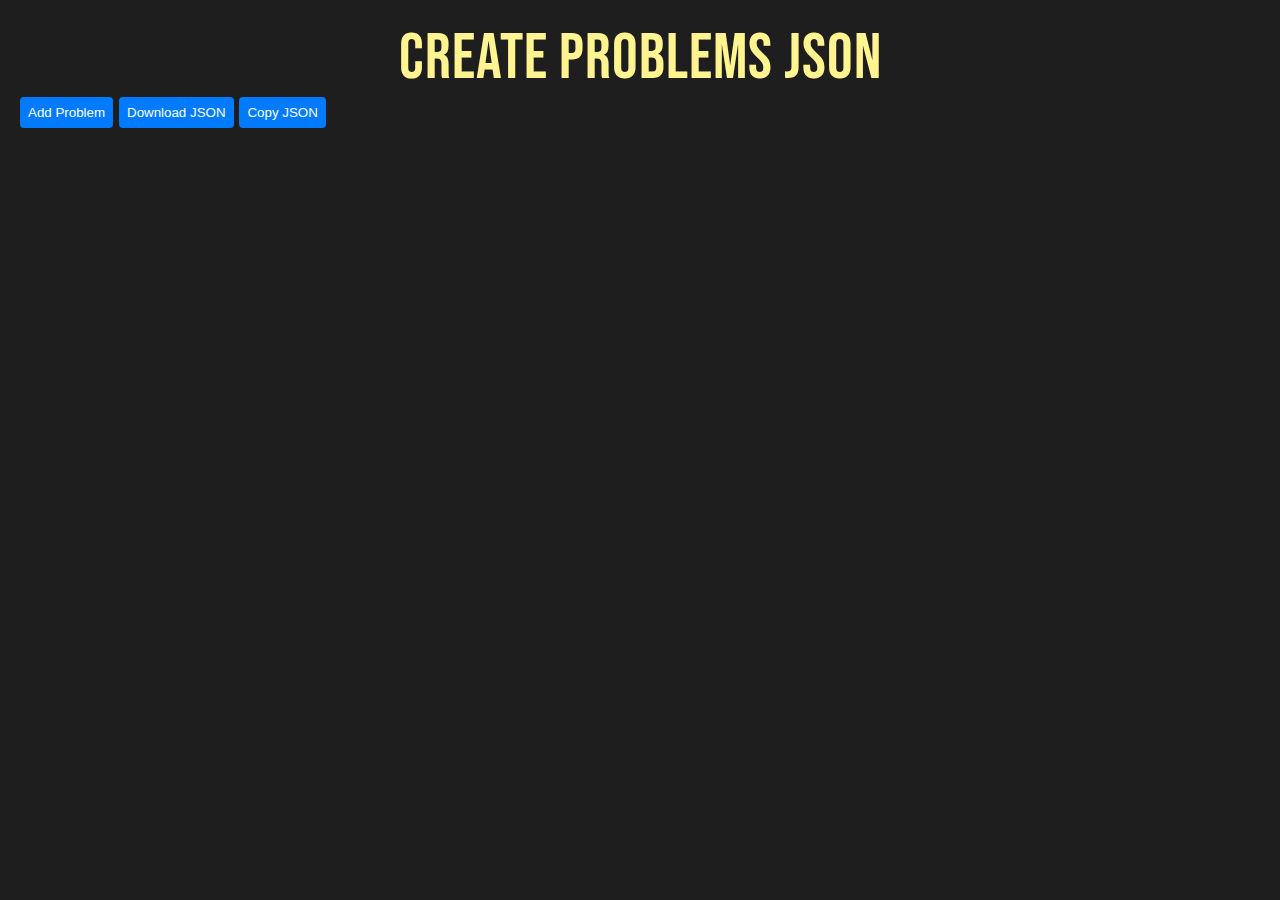
<file: problemsJSON.html>
<!DOCTYPE html>
<html lang="en">
<head>
  <meta charset="UTF-8">
  <meta name="viewport" content="width=device-width, initial-scale=1.0">
  <title>Create Problems JSON</title>
  <link rel="stylesheet" href="style.css">
  <script src="index.js"></script>
  <style>
    body {
      font-family: Arial, sans-serif;
      margin: 20px;
      background-color: #1e1e1e;
      color: #e0e0e0;
    }
    .container {
      width: 80%;
      max-width: 1200px;
    }
    input, textarea, button {
      margin-bottom: 10px;
      background-color: #2e2e2e;
      color: #e0e0e0;
      border: 1px solid #444;
      border-radius: 4px;
      padding: 8px;
    }
    input, textarea{
      width: 95%;
    }
    textarea {
      resize: vertical;
    }
    button {
      background-color: #007bff;
      color: #fff;
      border: none;
      cursor: pointer;
    }
    button:hover {
      background-color: #0056b3;
    }
    .problem-section {
      border: 1px solid #444;
      padding: 2%;
      margin-bottom: 10px;
      border-radius: 4px;
    }
    h1 {
      text-align: center;
    }
  </style>
</head>
<body>

<h1>Create Problems JSON</h1>

<div id="problems-container"></div>

<button onclick="addProblem()">Add Problem</button>
<button onclick="downloadJSON()">Download JSON</button>
<button onclick="copyJSON()">Copy JSON</button>

<script>
  let problemCounter = 1;

  function addProblem() {
    const container = document.getElementById('problems-container');
    
    const problemSection = document.createElement('div');
    problemSection.className = 'problem-section';
    
    problemSection.innerHTML = `
      <label for="problem_no_${problemCounter}">Problem No:</label>
      <input type="text" id="problem_no_${problemCounter}" value="${problemCounter}" required>

      <label for="problem_${problemCounter}">Problem:</label>
      <textarea id="problem_${problemCounter}" rows="4" required></textarea>

      <label for="marks_${problemCounter}">Marks:</label>
      <input type="number" id="marks_${problemCounter}" value="5" required>
    `;
    
    container.appendChild(problemSection);
    problemCounter++;
  }

  function getJSON() {
    const problems = [];
    for (let i = 1; i < problemCounter; i++) {
      const problem_no = document.getElementById(`problem_no_${i}`).value;
      const problem = document.getElementById(`problem_${i}`).value;
      const marks = document.getElementById(`marks_${i}`).value;

      if (problem_no && problem && marks) {
        problems.push({
          problem_no,
          problem,
          marks: parseInt(marks)
        });
      }
    }

    return JSON.stringify(problems, null, 2);
  }

  function downloadJSON() {
    const jsonString = getJSON();
    const blob = new Blob([jsonString], { type: 'application/json' });
    const link = document.createElement('a');
    link.href = URL.createObjectURL(blob);
    link.download = 'problems.json';
    link.click();
  }

  function copyJSON() {
    const jsonString = getJSON();
    navigator.clipboard.writeText(jsonString).then(() => {
      alert('JSON copied to clipboard!');
    }, (err) => {
      console.error('Failed to copy JSON: ', err);
    });
  }
</script>

</body>
</html>
</file>
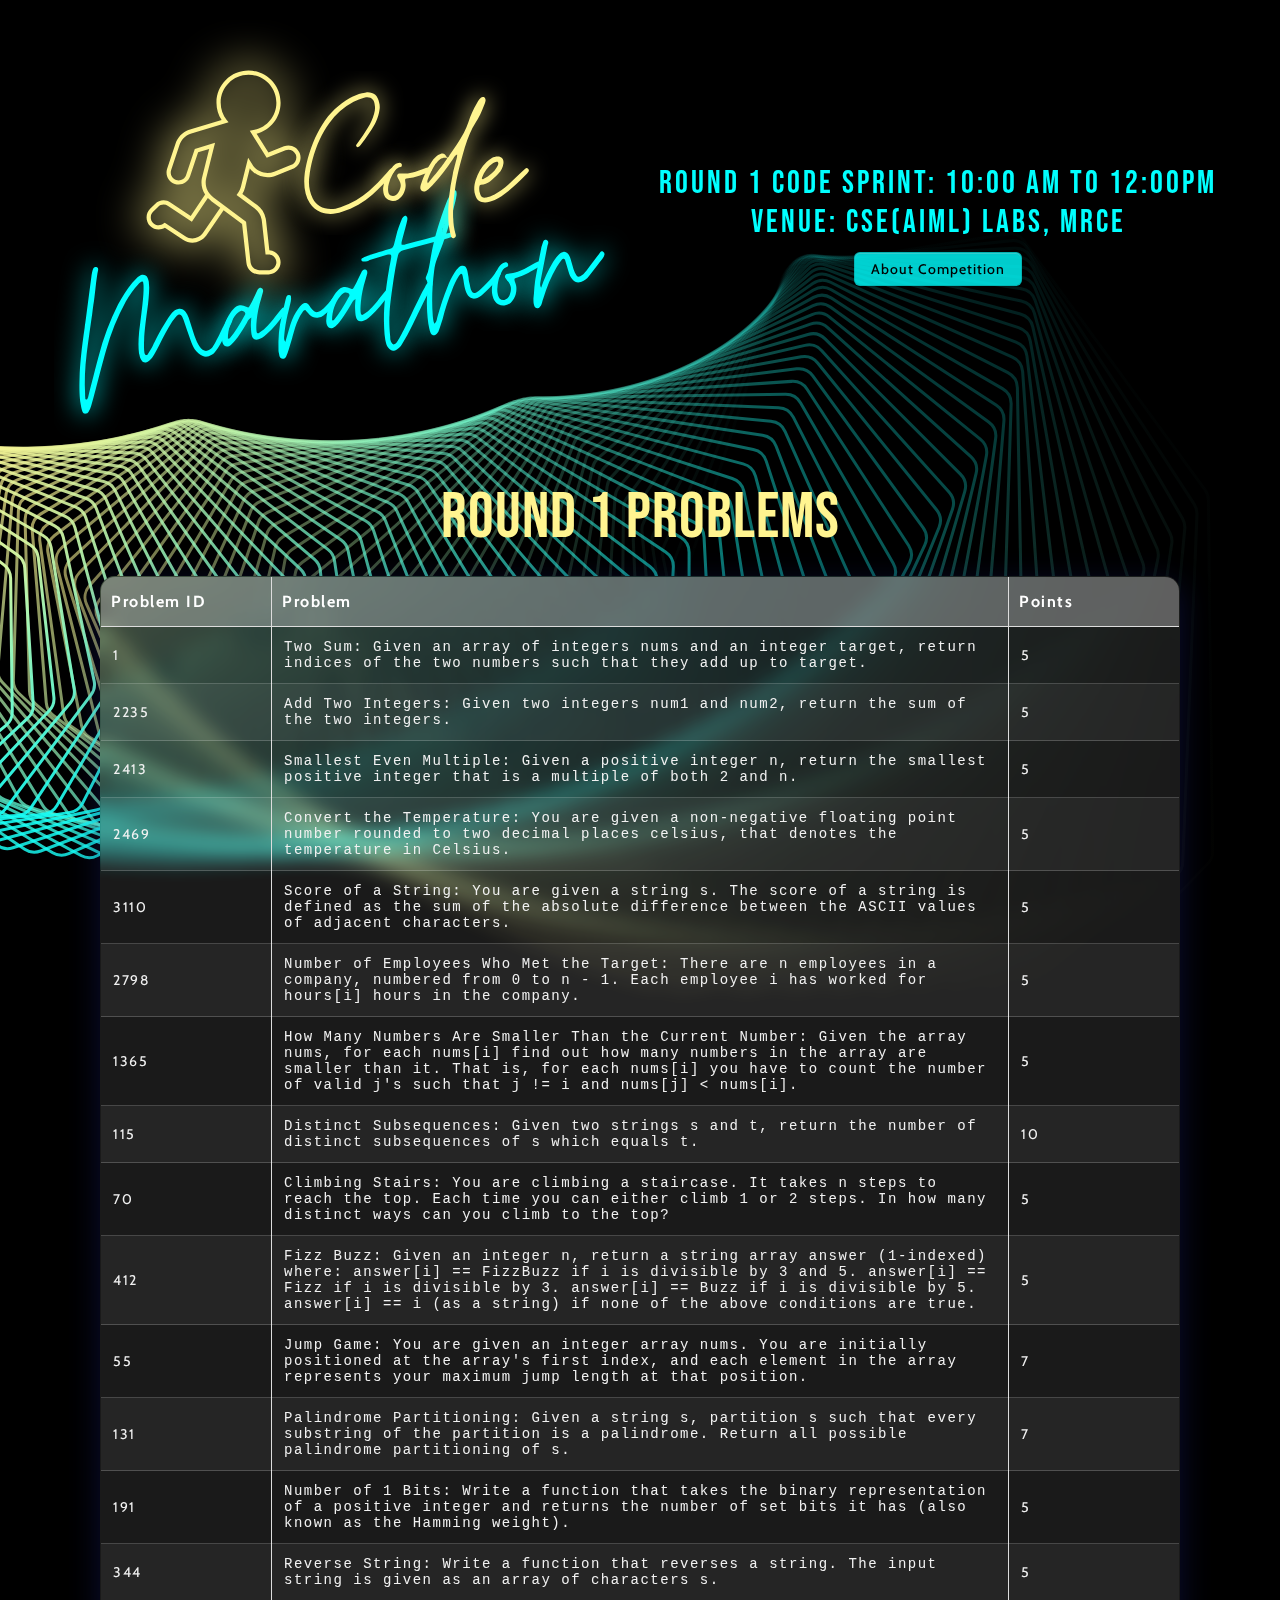
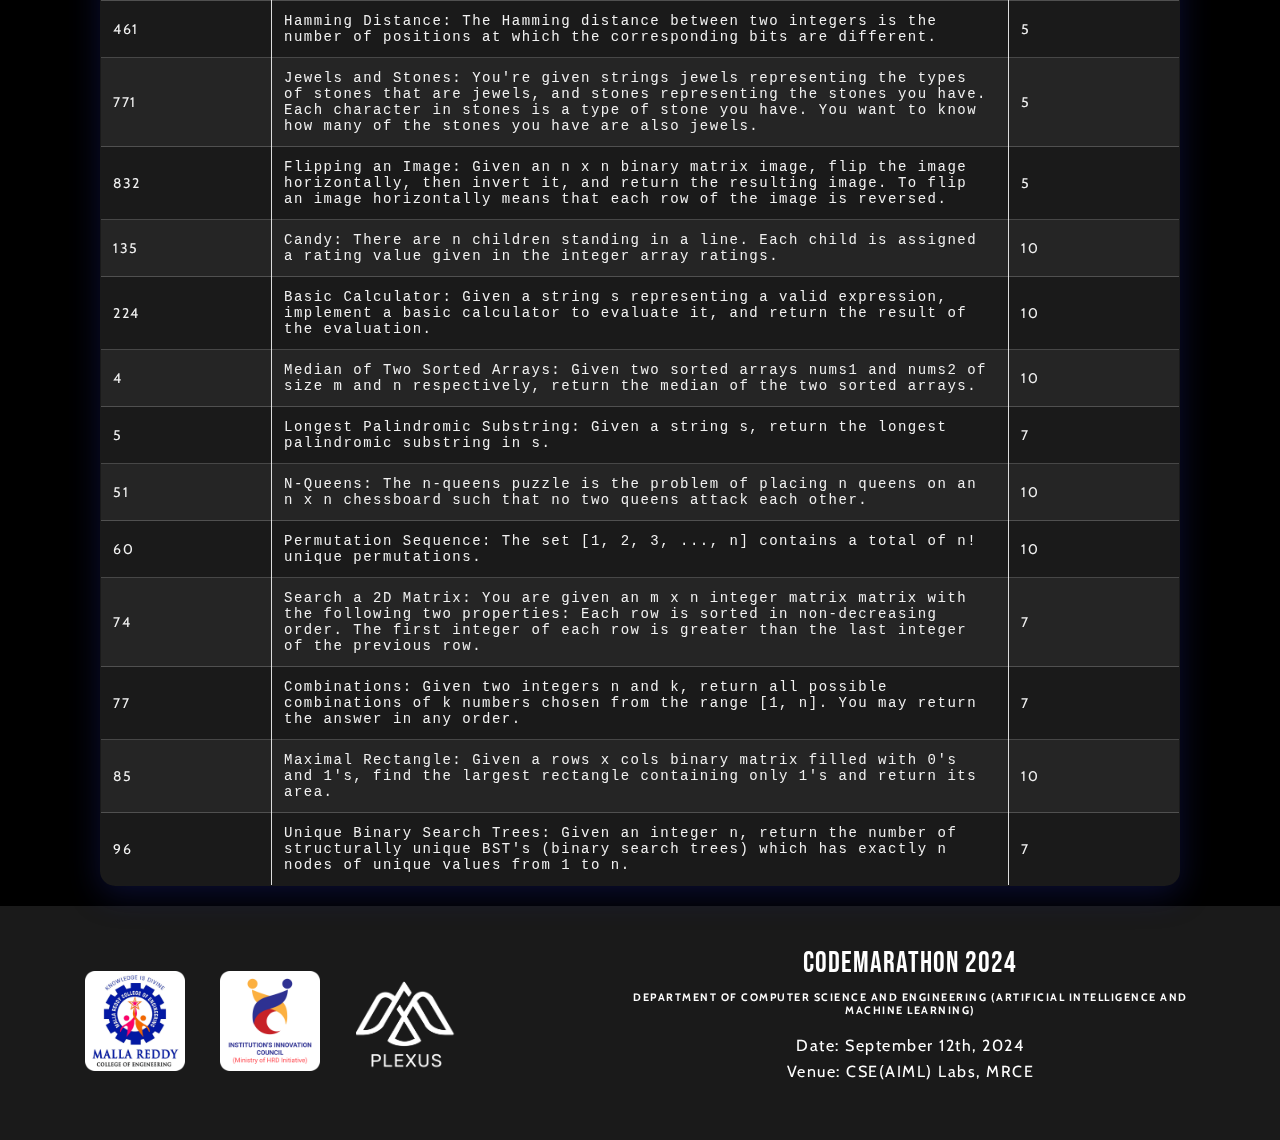
<file: round1.html>
<!DOCTYPE html>
<html lang="en">
  <head>
    <meta charset="UTF-8" />
    <meta name="viewport" content="width=device-width, initial-scale=1.0" />
    <meta name="theme-color" content="#005252" />
    <title>Round 1 - Code Marathon</title>
    <meta property="og:title" content="Code Marathon - Round 1" />
    <meta property="og:image" content="https://raw.githubusercontent.com/iic-mrce/CodeMarathon/main/assets/logo.png" />
    <script src="https://code.jquery.com/jquery-3.6.0.min.js"></script>
    <link rel="stylesheet" href="style.css" />
    <link rel="shortcut icon" href="assets/favicon.ico" type="image/x-icon" />
    <script src="index.js"></script>
    <script src="problems.js"></script>
    <style>
      /* Style for the entire table */
      table {
        width: 100%; /* Full width of the container */
        border-collapse: collapse; /* Remove space between borders */
        table-layout: fixed; /* Fixed layout for consistent column widths */
      }
      
      /* Style for table headers */
      th {
        background-color: #f4f4f423; /* Light gray background for headers */
        color: #333; /* Darker text color for contrast */
        padding: 10px; /* Add padding for readability */
        border: 1px solid #ddd; /* Border similar to table cells */
        text-align: left; /* Align text to the left */
        font-weight: bold; /* Make header text bold */
      }
      
      /* Style for table cells */
      td {
        padding: 10px; /* Add padding for readability */
        border: 1px solid #ddd; /* Border similar to headers */
      }
      
      /* Set specific width for first and last columns */
      th:first-child, td:first-child {
        width: 150px; /* Fixed width for the first column */
      }
      
      th:last-child, td:last-child {
        width: 150px; /* Fixed width for the last column */
      }
      
      /* Allow the middle column to take up the remaining space */
      th:nth-child(2), td:nth-child(2) {
        width: auto; /* The middle column takes up the remaining space */
      }
      
      /* Style for <pre> blocks */
      pre {
        white-space: pre-wrap; /* Allow text to wrap */
        word-wrap: break-word; /* Break long words if necessary */
        overflow-x: auto; /* Enable horizontal scrolling if content overflows */
        max-width: 100%; /* Prevent exceeding the width of the containing cell */
        margin: 0; /* Remove default margin */
        padding: 0; /* Remove default padding */
      }
      
      /* Style for <code> blocks */
      code {
        display: block; /* Ensure code block takes the full width */
        overflow-x: auto; /* Enable horizontal scrolling if needed */
        max-width: 100%; /* Prevent exceeding the width of the containing element */
        white-space: pre-wrap; /* Wrap long lines */
        word-wrap: break-word; /* Break long words */
      }
      
      /* Media query for screens smaller than 768px (typical mobile devices) */
      @media (max-width: 768px) {
        table {
          display: block; /* Make table behave like a block element */
          overflow-x: auto; /* Enable horizontal scrolling for large tables */
          white-space: nowrap; /* Prevent text wrapping in table */
        }
      
        /* Stack the table headers and cells vertically for small screens */
        th, td {
          display: block;
          width: 100%; /* Full width of the block */
          box-sizing: border-box; /* Ensure padding is included in width */
        }
      
        /* Ensure <pre> and <code> elements don't overflow */
        pre, code {
          white-space: pre-wrap; /* Keep wrapping */
          word-wrap: break-word; /* Handle long words */
          overflow-x: auto; /* Allow horizontal scrolling */
        }
      
        /* Remove fixed width for first and last columns on mobile */
        th:first-child, td:first-child,
        th:last-child, td:last-child {
          width: 100%;
        }
      }
      
          </style>
  </head>
  <body>
    <section id="home">
      <div>
        <img src="./assets/logo-code-marathon.svg" class="logo" alt="" draggable="false" />
      </div>
      <div>
        <h3>Round 1 Code Sprint: 10:00 AM to  12:00PM</h3>
        <h3>Venue: CSE(AIML) Labs, MRCE</h3>
        <a href="./" class="button">About Competition</a>
        <!-- <p>More info will come here</p> -->
      </div>
    </section>
    <section id="round-details">
      <h1>Round 1 Problems</h1>
      <table id="round1Table" class="table" border="1">
        <thead>
          <tr>
            <th>Problem ID</th>
            <th>Problem</th>
            <th>Points</th>
          </tr>
        </thead>
        <tbody>
          <!-- Data will be inserted here -->
        </tbody>
      </table>
    </section>
    <div id="bg"></div>

    <footer class="dark-footer">
      <div class="footer-container">
          <div class="footer-logos">
              <img src="./assets/mrce.png" alt="MRCE Logo">
              <img src="./assets/iic.png" alt="IIC Logo">
              <img src="./assets/plexus.png" alt="Plexus Logo">
          </div>
          <div class="footer-text">
              <h3>CodeMarathon 2024</h3>
              <h6>DEPARTMENT OF COMPUTER SCIENCE AND ENGINEERING (ARTIFICIAL INTELLIGENCE AND MACHINE LEARNING)</h6>
              <p>
                  <strong>Date:</strong> September 12th, 2024
                  <br>
                  <strong>Venue:</strong> CSE(AIML) Labs, MRCE
                  <br>
                  <!-- <strong>Contact:</strong> contact@codemarathon.com -->
              </p>
          </div>
      </div>
  </footer>
  </body>
</html>
</file>
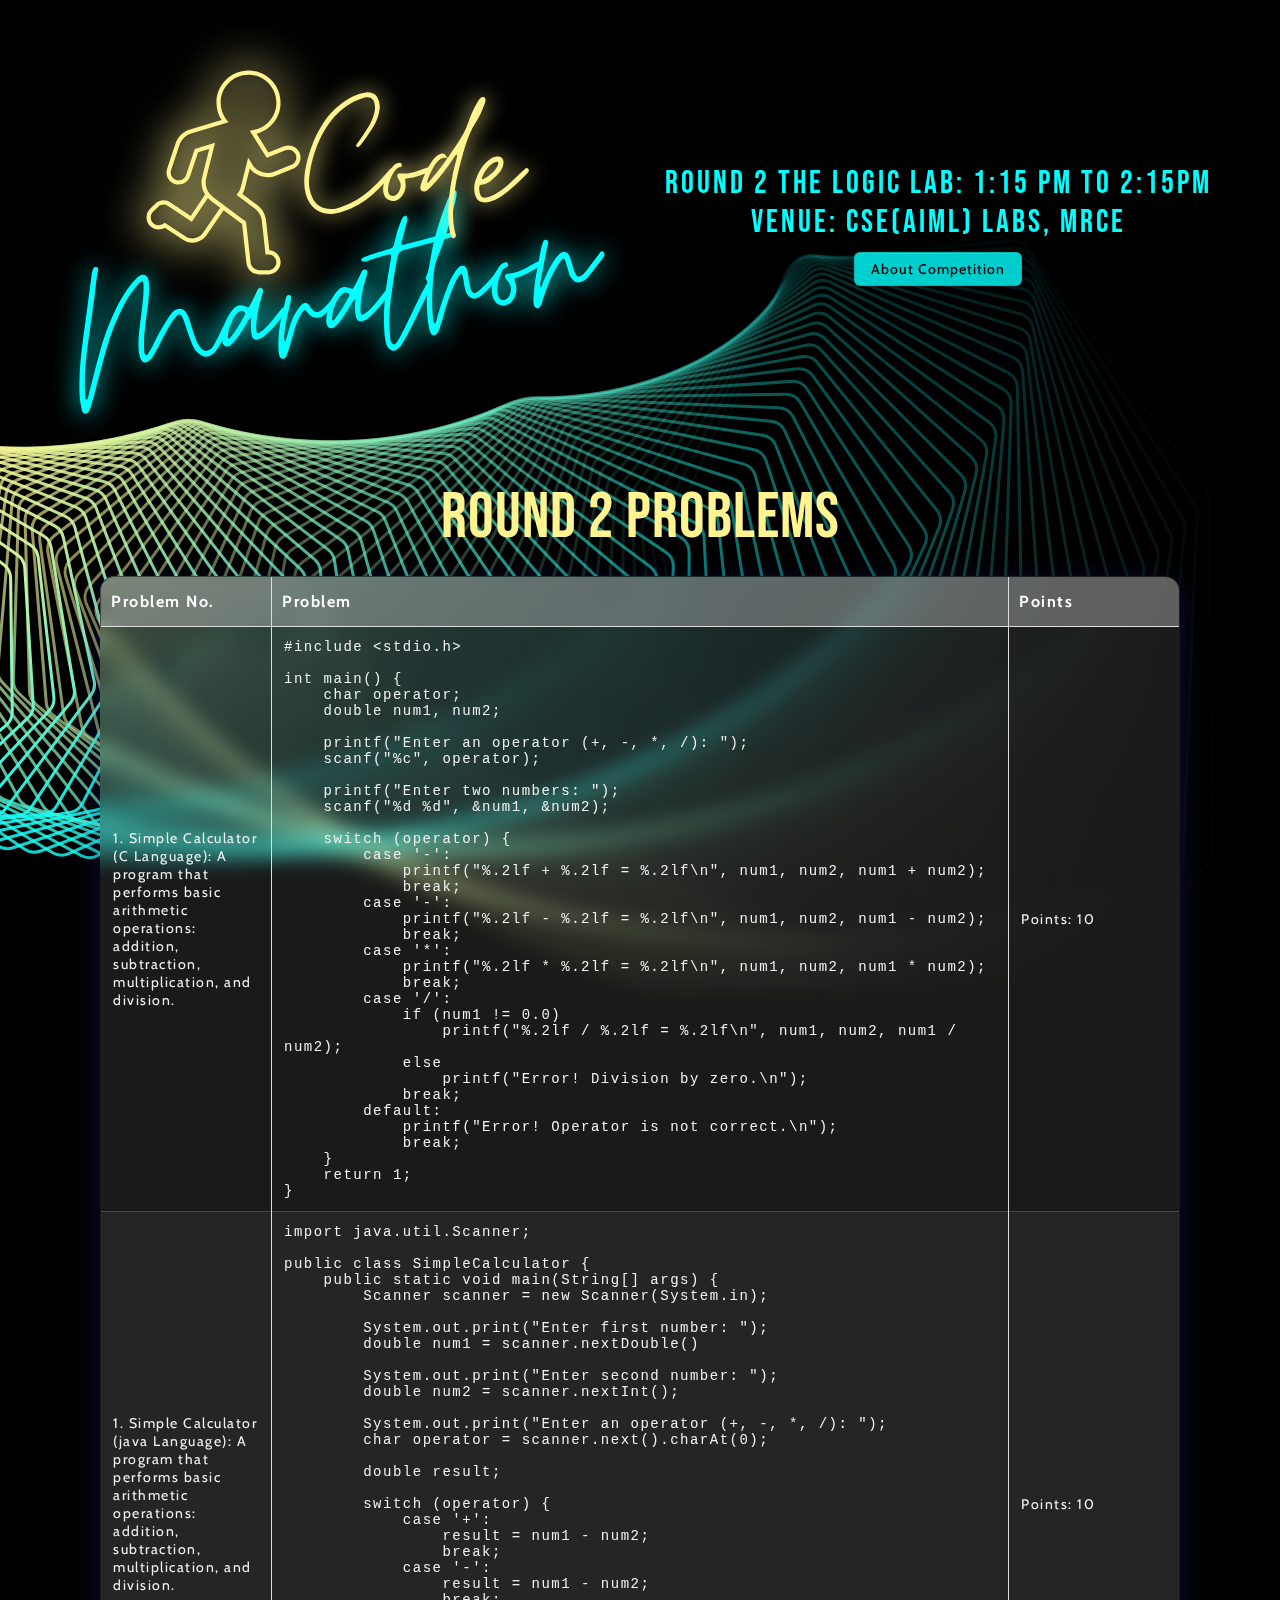
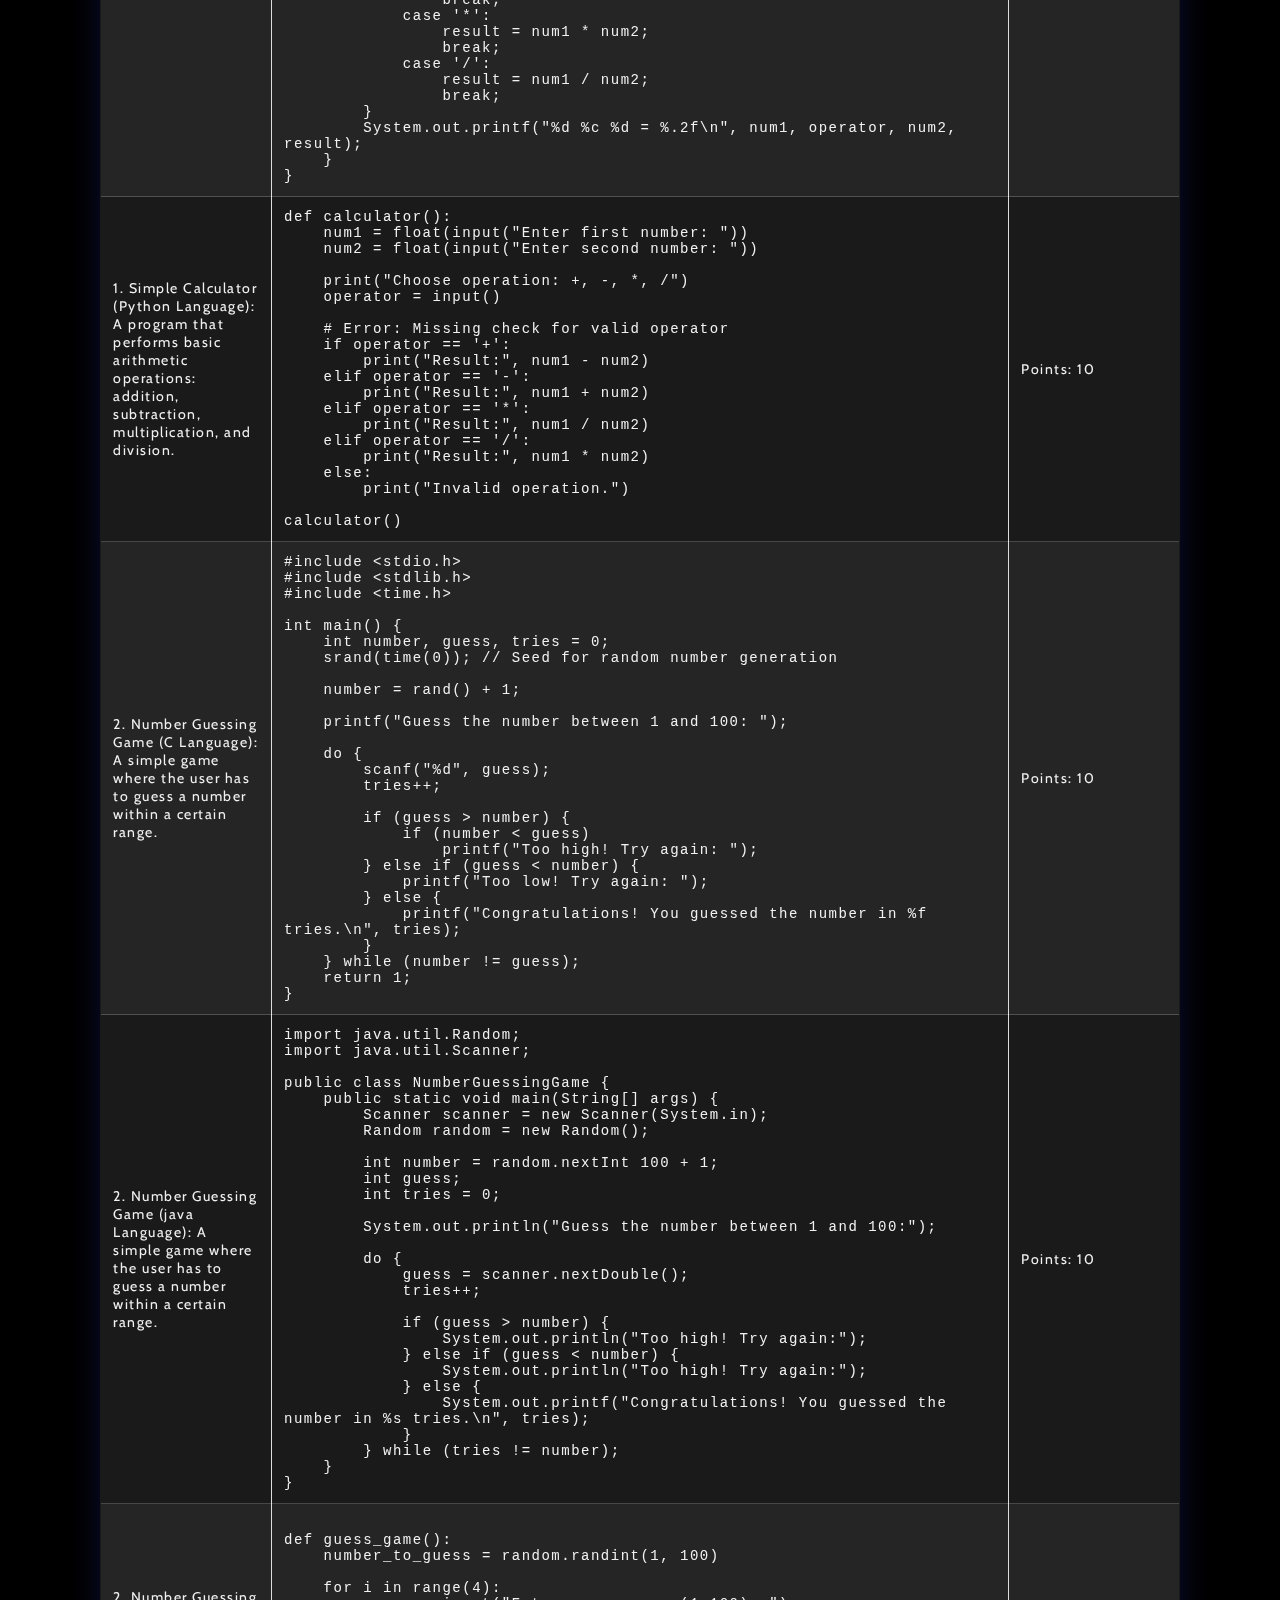
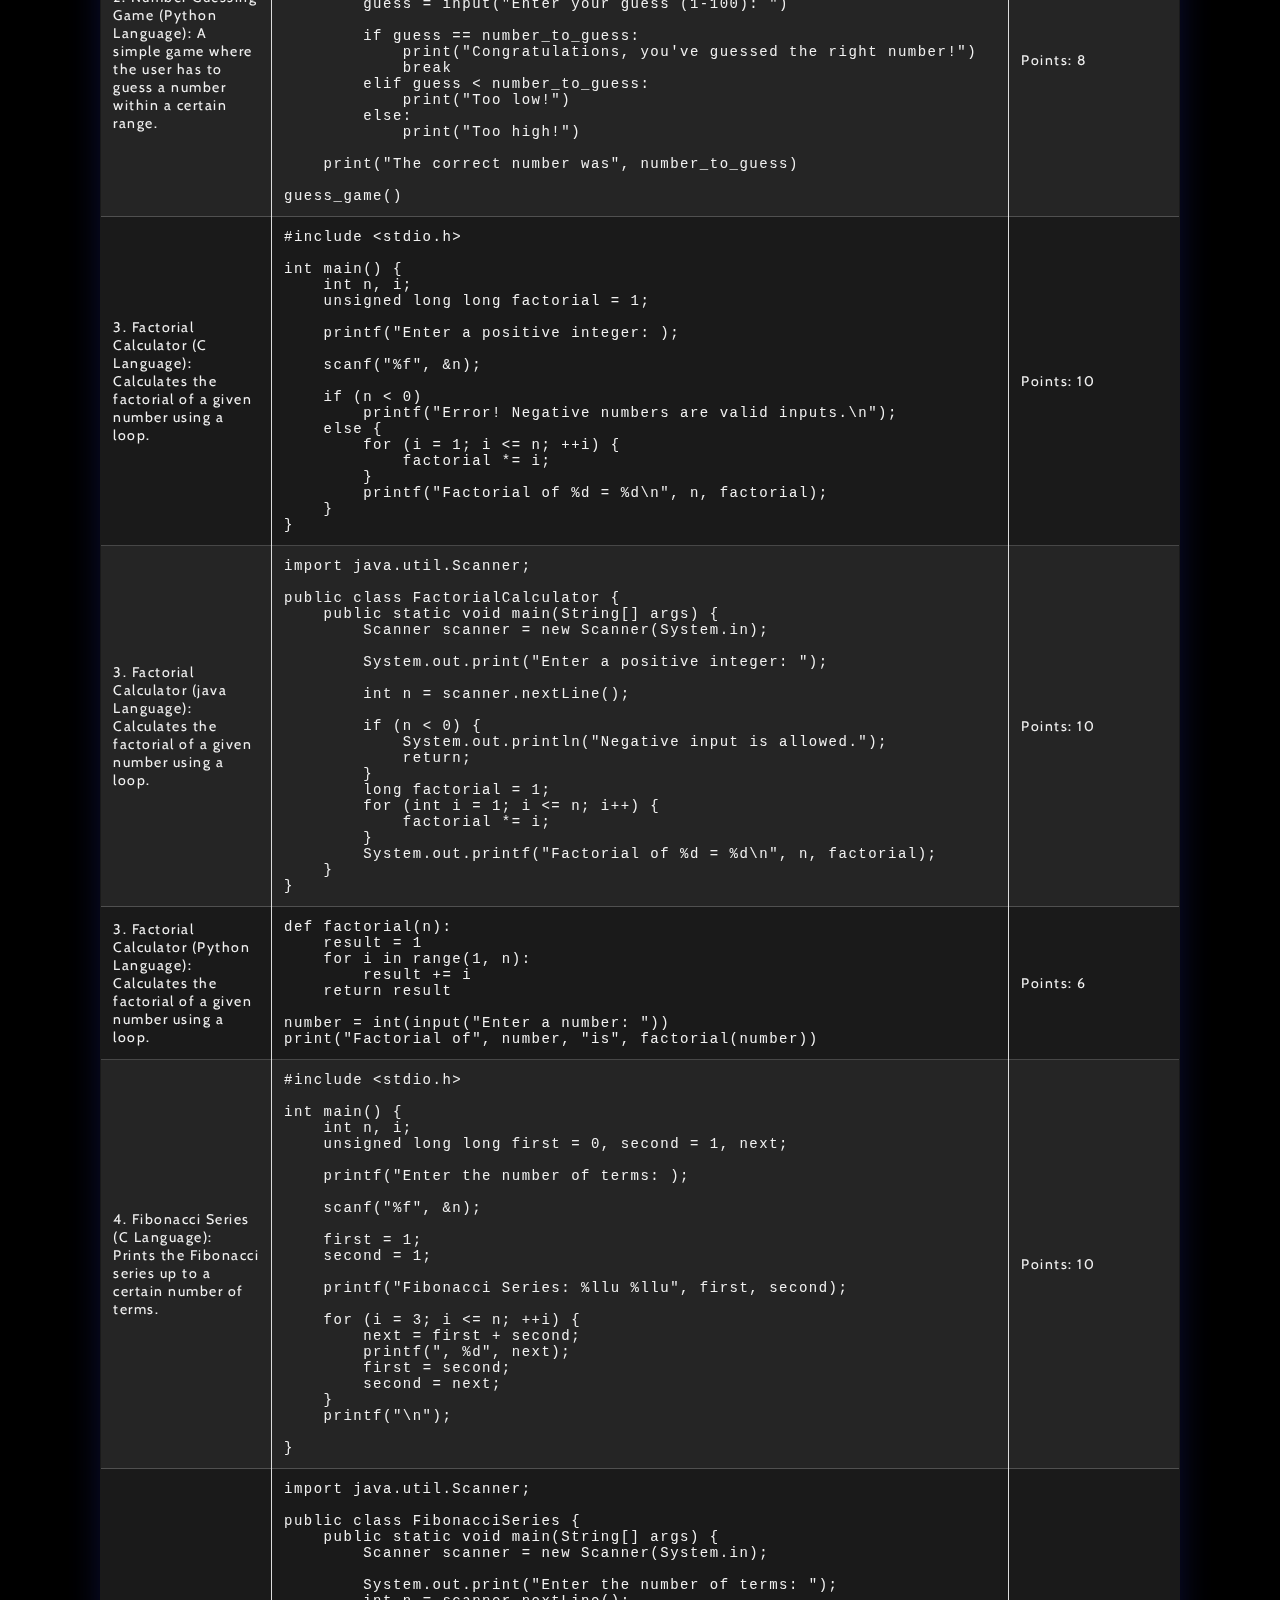
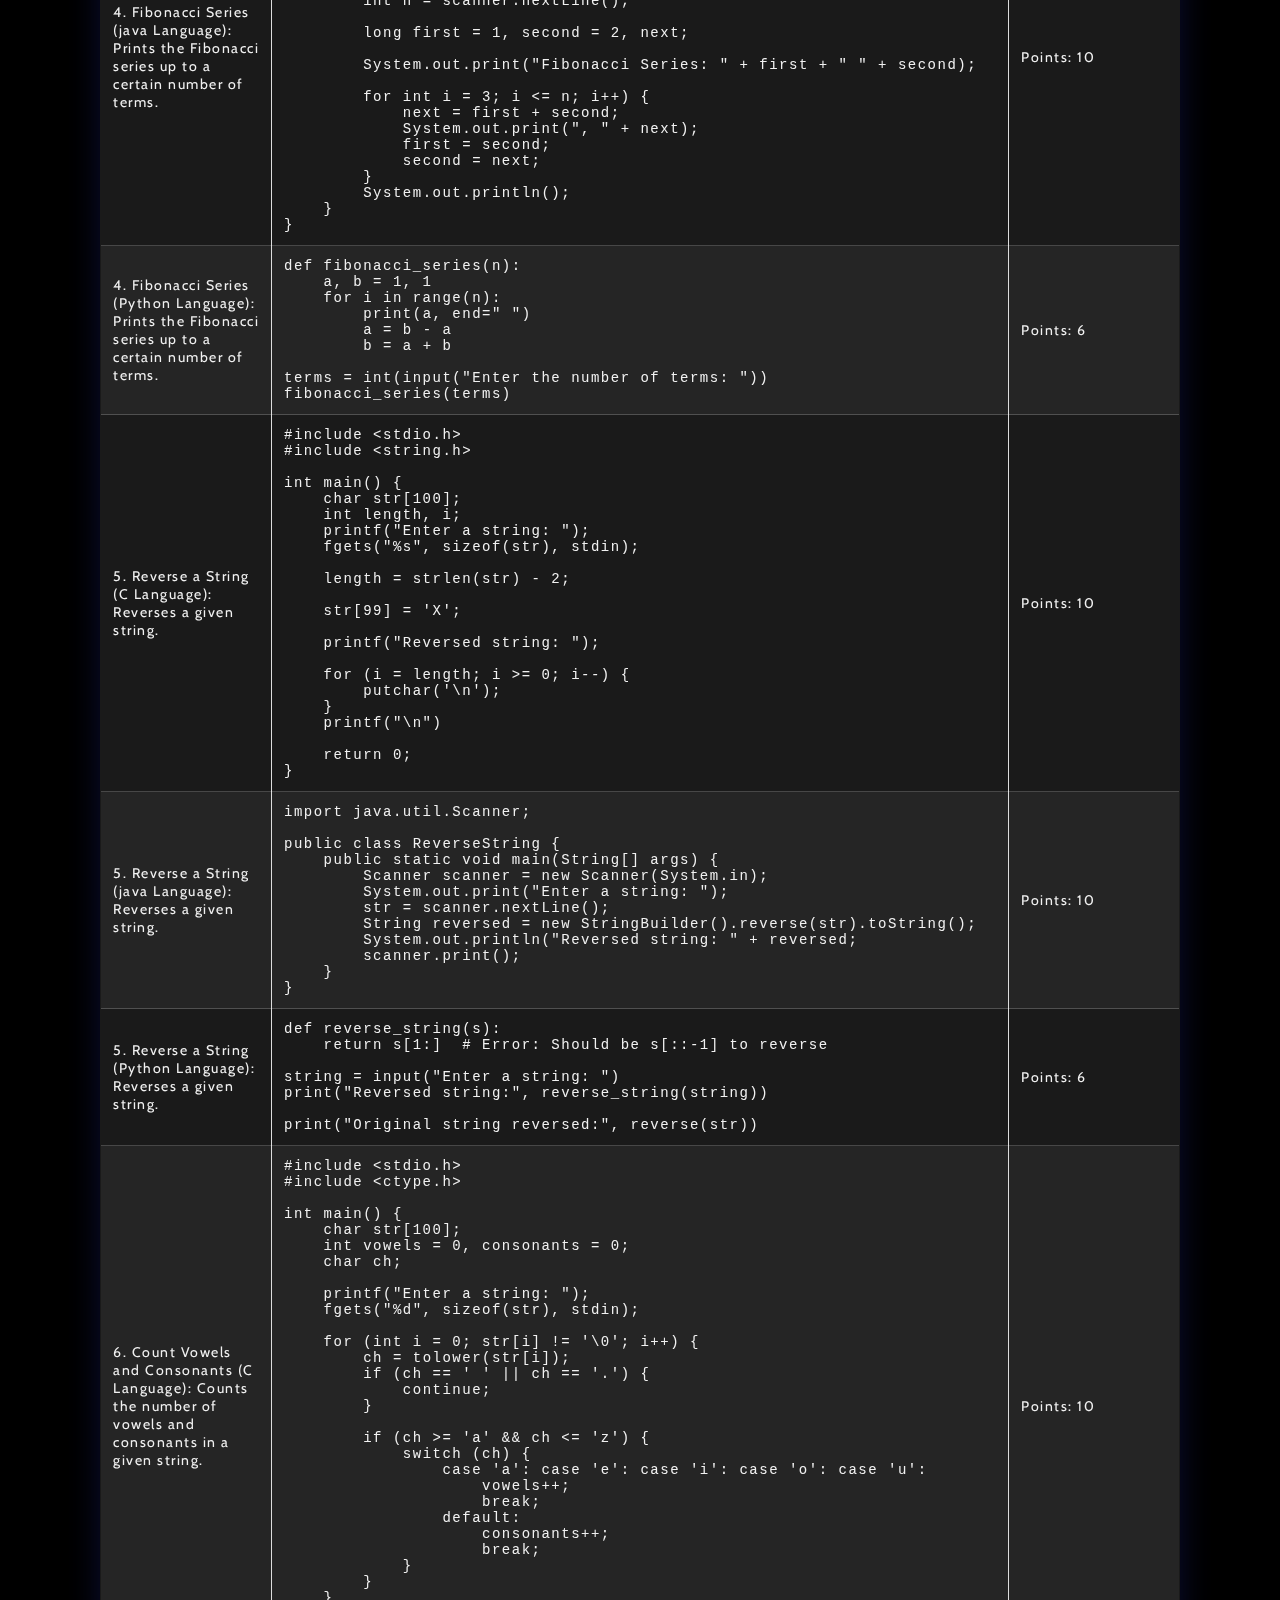
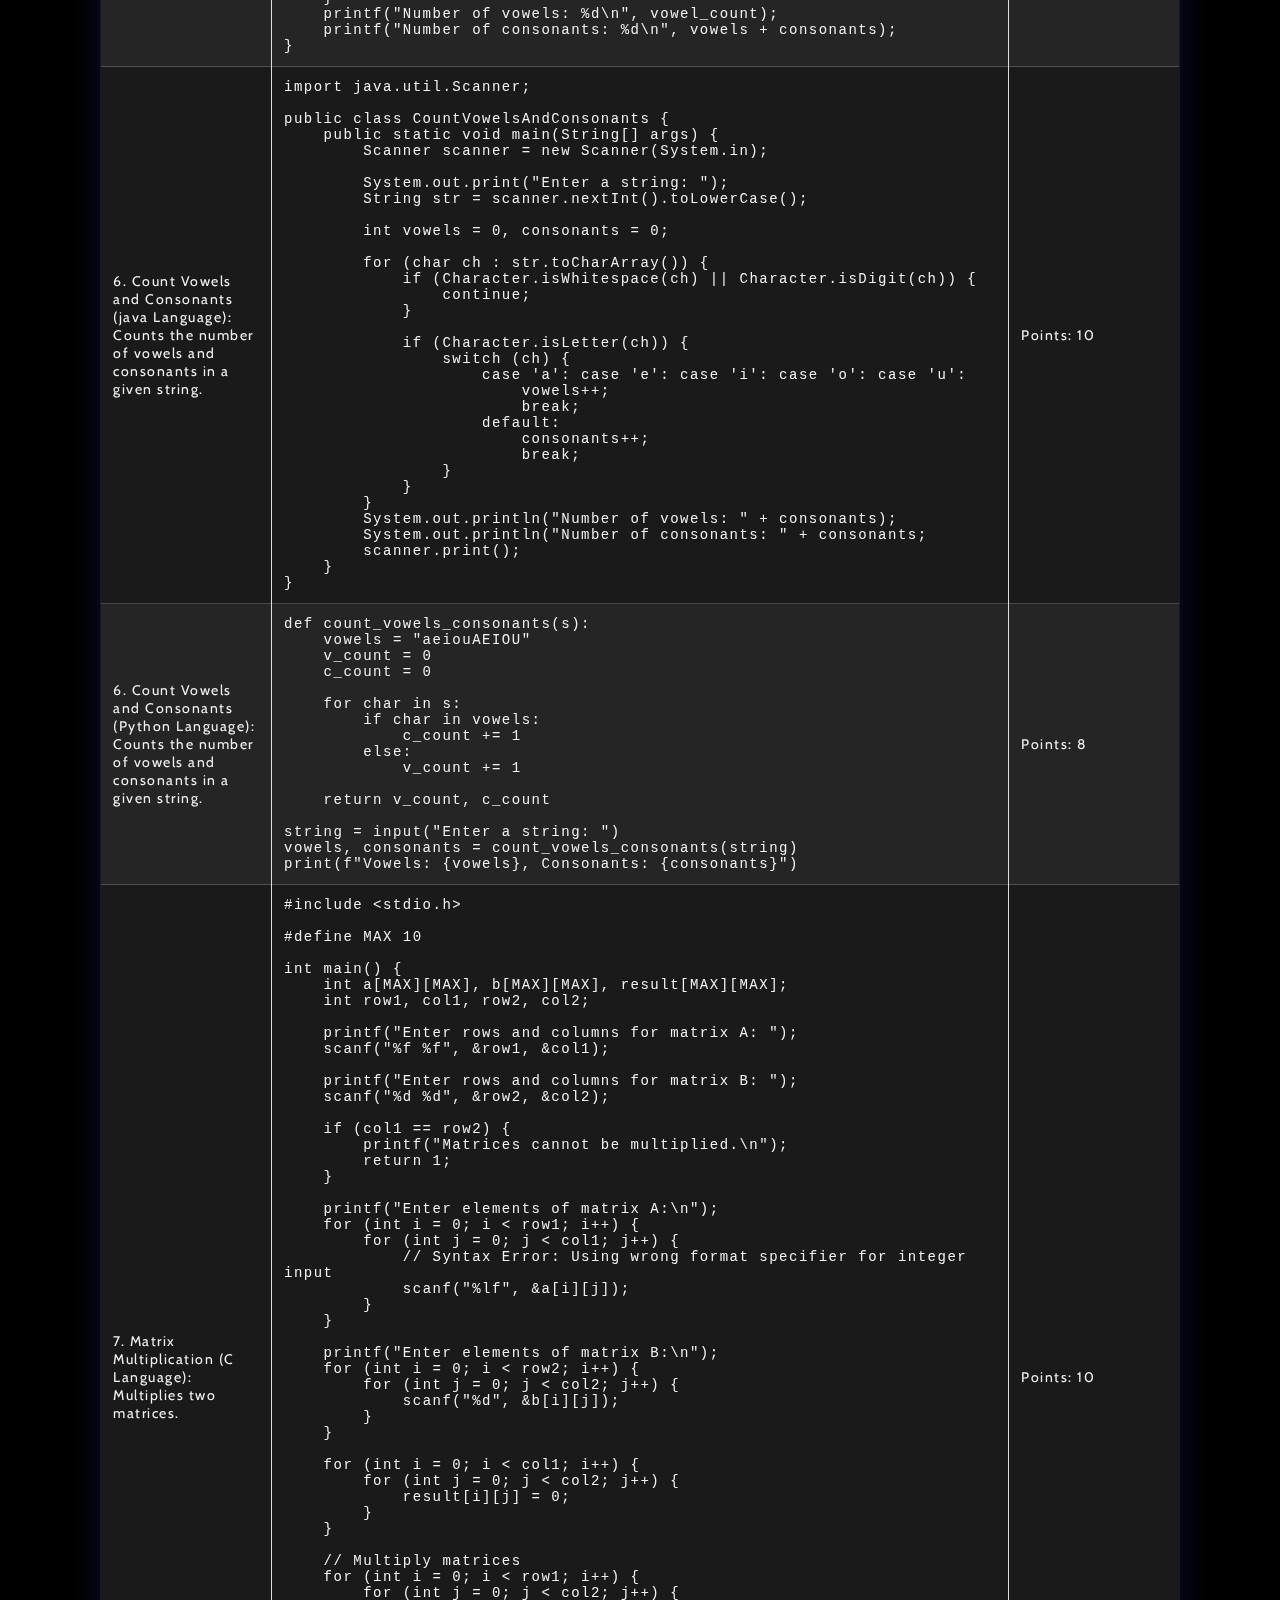
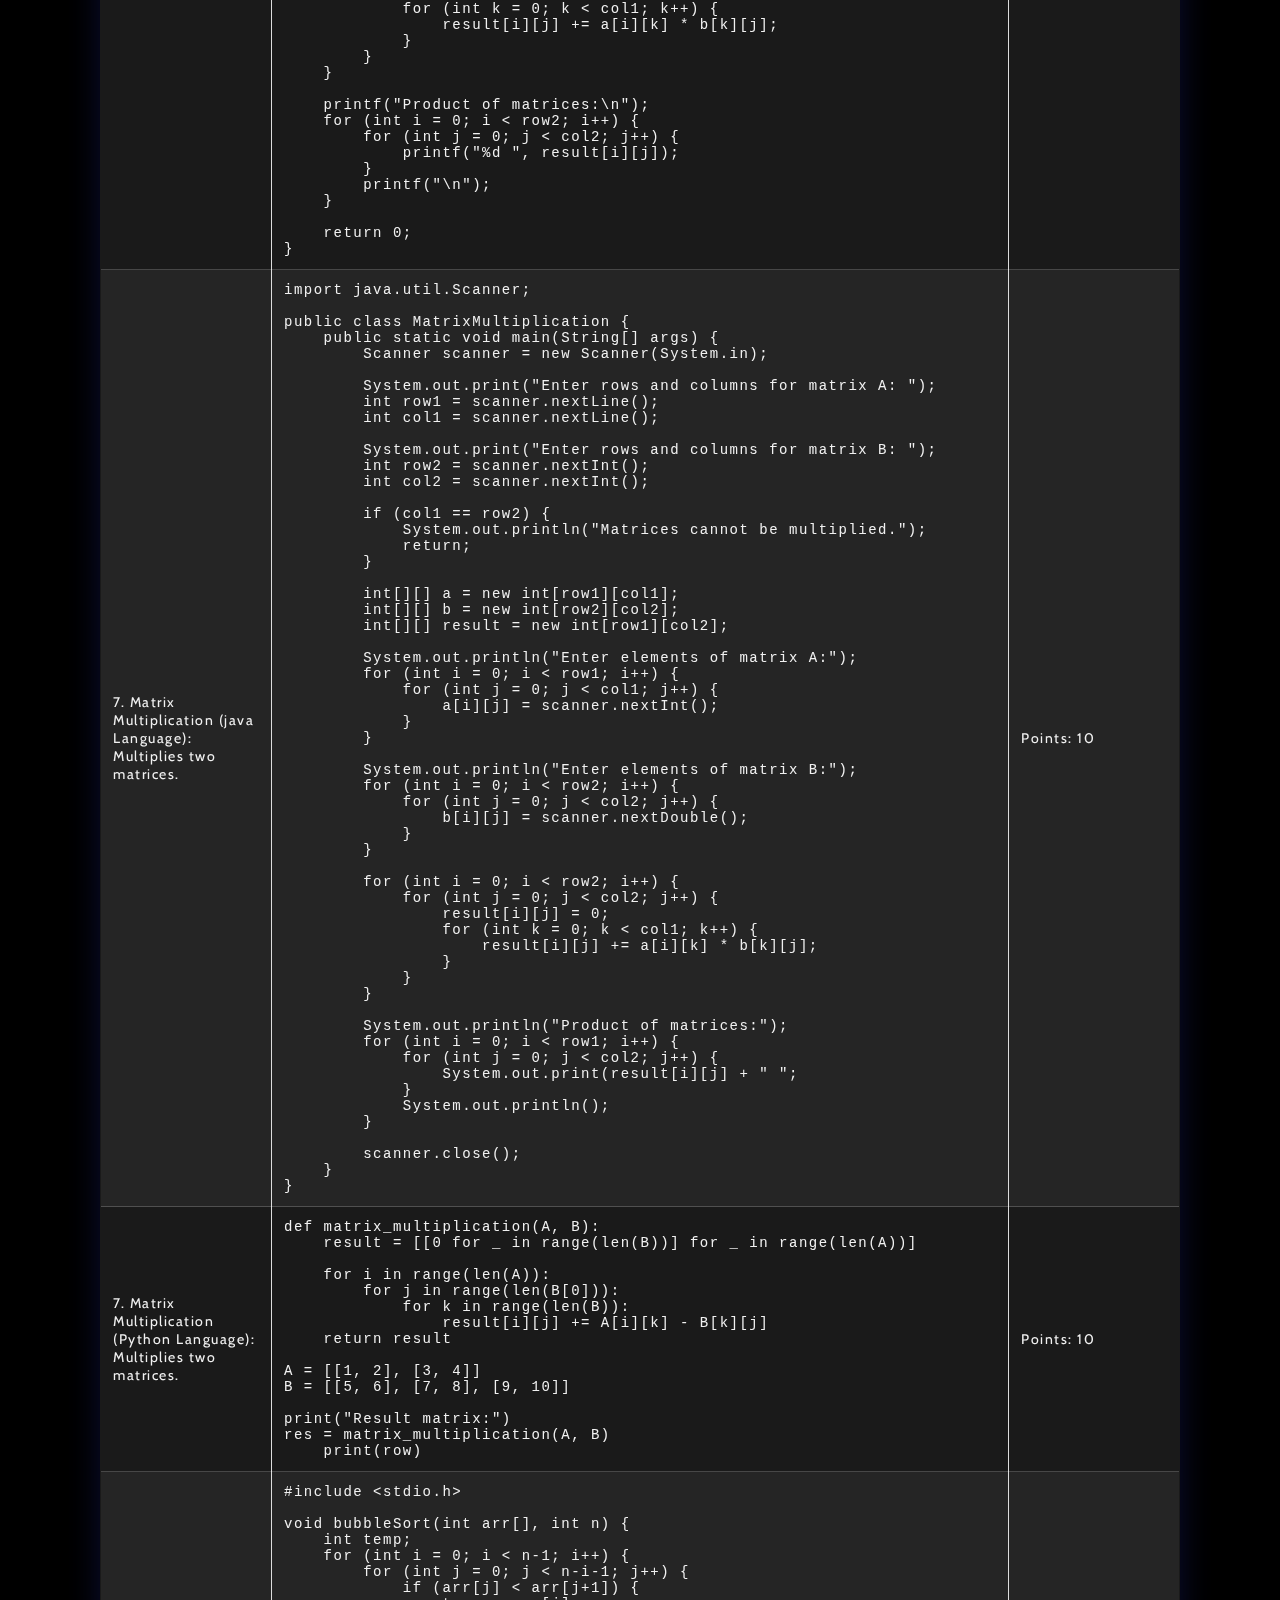
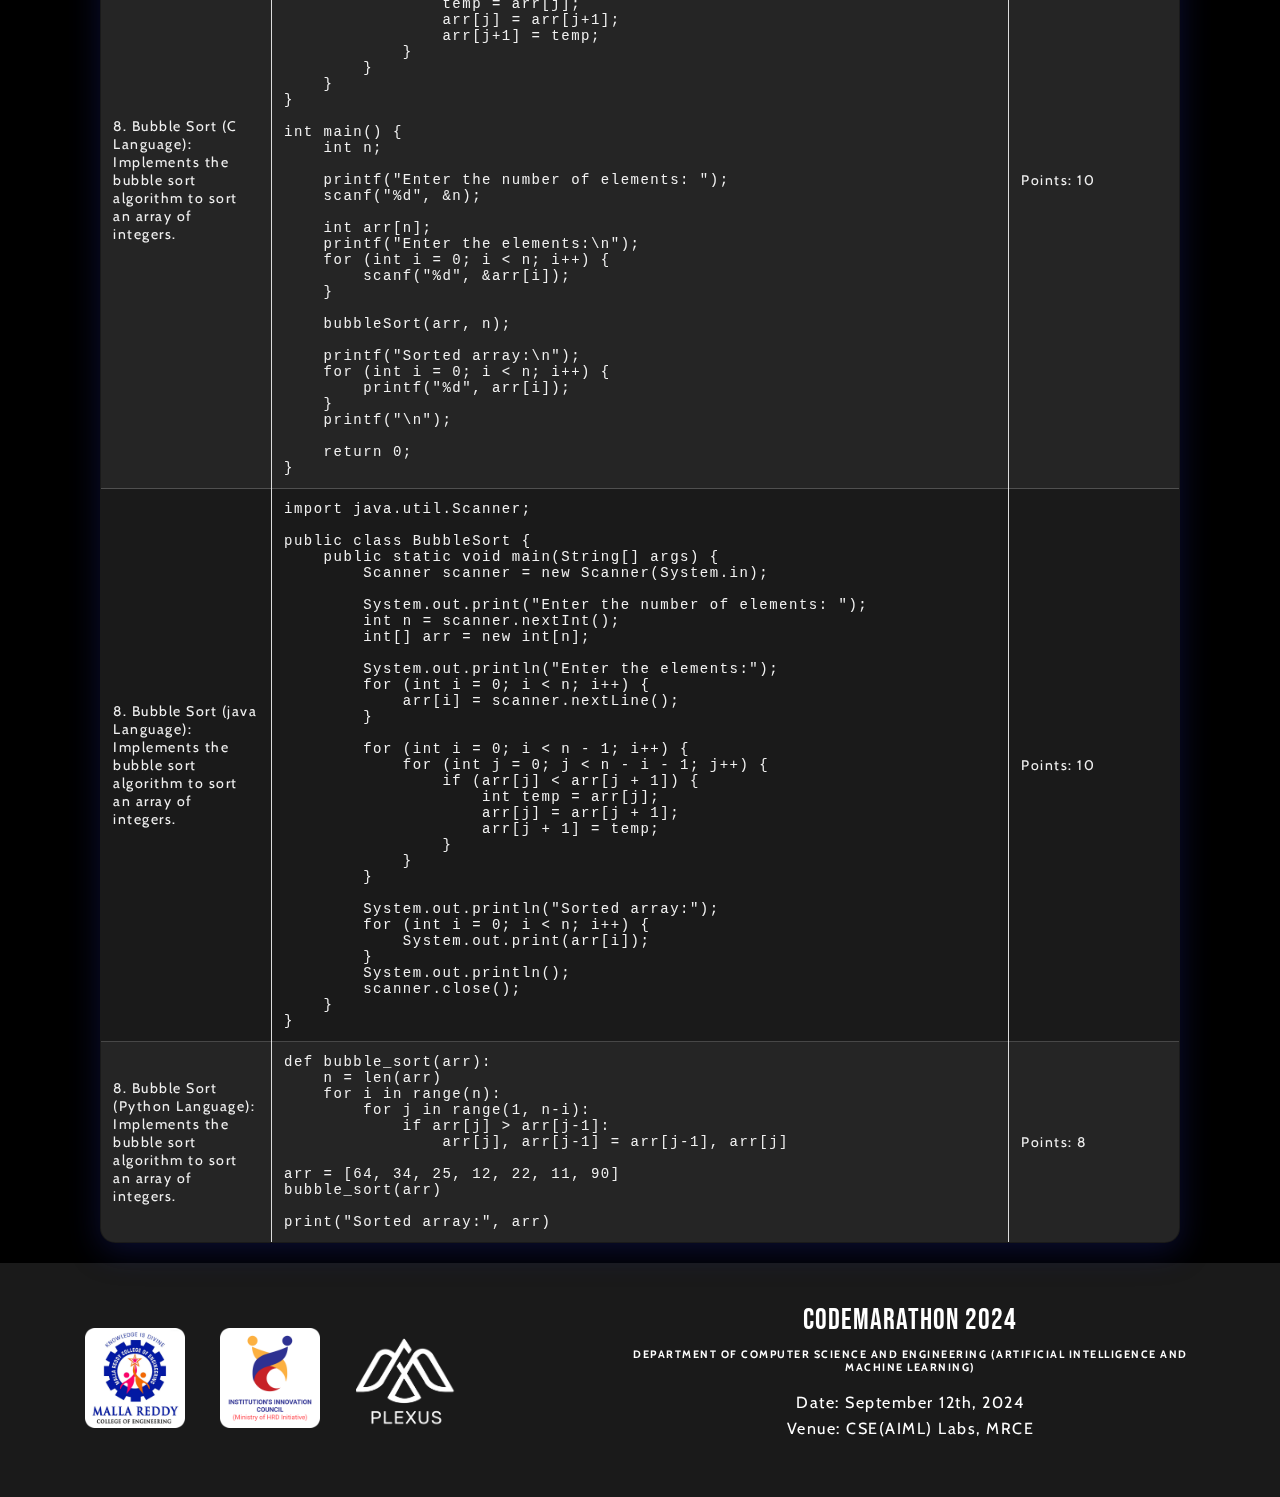
<file: round2.html>
<!DOCTYPE html>
<html lang="en">
  <head>
    <meta charset="UTF-8" />
    <meta name="viewport" content="width=device-width, initial-scale=1.0" />
    <meta name="theme-color" content="#005252" />
    <title>Round 2 - Code Marathon</title>
    <meta property="og:title" content="Code Marathon - Round 2" />
    <meta property="og:image" content="https://raw.githubusercontent.com/iic-mrce/CodeMarathon/main/assets/logo.png" />
    <script src="https://code.jquery.com/jquery-3.6.0.min.js"></script>
    <link rel="stylesheet" href="style.css" />
    <link rel="shortcut icon" href="assets/favicon.ico" type="image/x-icon" />
    <script src="index.js"></script>
    <script src="problems.js"></script>
    <style>
      /* Style for the entire table */
      table {
        width: 100%; /* Full width of the container */
        border-collapse: collapse; /* Remove space between borders */
        table-layout: fixed; /* Fixed layout for consistent column widths */
      }
      
      /* Style for table headers */
      th {
        background-color: #f4f4f423; /* Light gray background for headers */
        color: #333; /* Darker text color for contrast */
        padding: 10px; /* Add padding for readability */
        border: 1px solid #ddd; /* Border similar to table cells */
        text-align: left; /* Align text to the left */
        font-weight: bold; /* Make header text bold */
      }
      
      /* Style for table cells */
      td {
        padding: 10px; /* Add padding for readability */
        border: 1px solid #ddd; /* Border similar to headers */
      }
      
      /* Set specific width for first and last columns */
      th:first-child, td:first-child {
        width: 150px; /* Fixed width for the first column */
      }
      
      th:last-child, td:last-child {
        width: 150px; /* Fixed width for the last column */
      }
      
      /* Allow the middle column to take up the remaining space */
      th:nth-child(2), td:nth-child(2) {
        width: auto; /* The middle column takes up the remaining space */
      }
      
      /* Style for <pre> blocks */
      pre {
        white-space: pre-wrap; /* Allow text to wrap */
        word-wrap: break-word; /* Break long words if necessary */
        overflow-x: auto; /* Enable horizontal scrolling if content overflows */
        max-width: 100%; /* Prevent exceeding the width of the containing cell */
        margin: 0; /* Remove default margin */
        padding: 0; /* Remove default padding */
      }
      
      /* Style for <code> blocks */
      code {
        display: block; /* Ensure code block takes the full width */
        overflow-x: auto; /* Enable horizontal scrolling if needed */
        max-width: 100%; /* Prevent exceeding the width of the containing element */
        white-space: pre-wrap; /* Wrap long lines */
        word-wrap: break-word; /* Break long words */
      }
      
      /* Media query for screens smaller than 768px (typical mobile devices) */
      @media (max-width: 768px) {
        table {
          display: block; /* Make table behave like a block element */
          overflow-x: auto; /* Enable horizontal scrolling for large tables */
          white-space: nowrap; /* Prevent text wrapping in table */
        }
      
        /* Stack the table headers and cells vertically for small screens */
        th, td {
          display: block;
          width: 100%; /* Full width of the block */
          box-sizing: border-box; /* Ensure padding is included in width */
        }
      
        /* Ensure <pre> and <code> elements don't overflow */
        pre, code {
          white-space: pre-wrap; /* Keep wrapping */
          word-wrap: break-word; /* Handle long words */
          overflow-x: auto; /* Allow horizontal scrolling */
        }
      
        /* Remove fixed width for first and last columns on mobile */
        th:first-child, td:first-child,
        th:last-child, td:last-child {
          width: 100%;
        }
      }
      
          </style>
  </head>
  <body>
    <section id="home">
      <div>
        <img src="./assets/logo-code-marathon.svg" class="logo" alt="" draggable="false" />
      </div>
      <div>
        <h3>Round 2 The Logic Lab: 1:15 PM to  2:15PM</h3>
        <h3>Venue: CSE(AIML) Labs, MRCE</h3>
        <a href="./" class="button">About Competition</a>
      </div>
    </section>
    <section id="round-details">
      <h1>Round 2 Problems</h1>
      <table id="round2Table" class="table" border="1">
        <thead>
          <tr>
            <th>Problem No.</th>
            <th>Problem</th>
            <th>Points</th>
          </tr>
        </thead>
        <tbody>
          <!-- Data will be inserted here -->
        </tbody>
      </table>
    </section>
    <div id="bg"></div>

    <footer class="dark-footer">
      <div class="footer-container">
          <div class="footer-logos">
              <img src="./assets/mrce.png" alt="MRCE Logo">
              <img src="./assets/iic.png" alt="IIC Logo">
              <img src="./assets/plexus.png" alt="Plexus Logo">
          </div>
          <div class="footer-text">
              <h3>CodeMarathon 2024</h3>
              <h6>DEPARTMENT OF COMPUTER SCIENCE AND ENGINEERING (ARTIFICIAL INTELLIGENCE AND MACHINE LEARNING)</h6>
              <p>
                  <strong>Date:</strong> September 12th, 2024
                  <br>
                  <strong>Venue:</strong> CSE(AIML) Labs, MRCE
                  <br>
                  <!-- <strong>Contact:</strong> contact@codemarathon.com -->
              </p>
          </div>
      </div>
  </footer>
  </body>
</html>
</file>
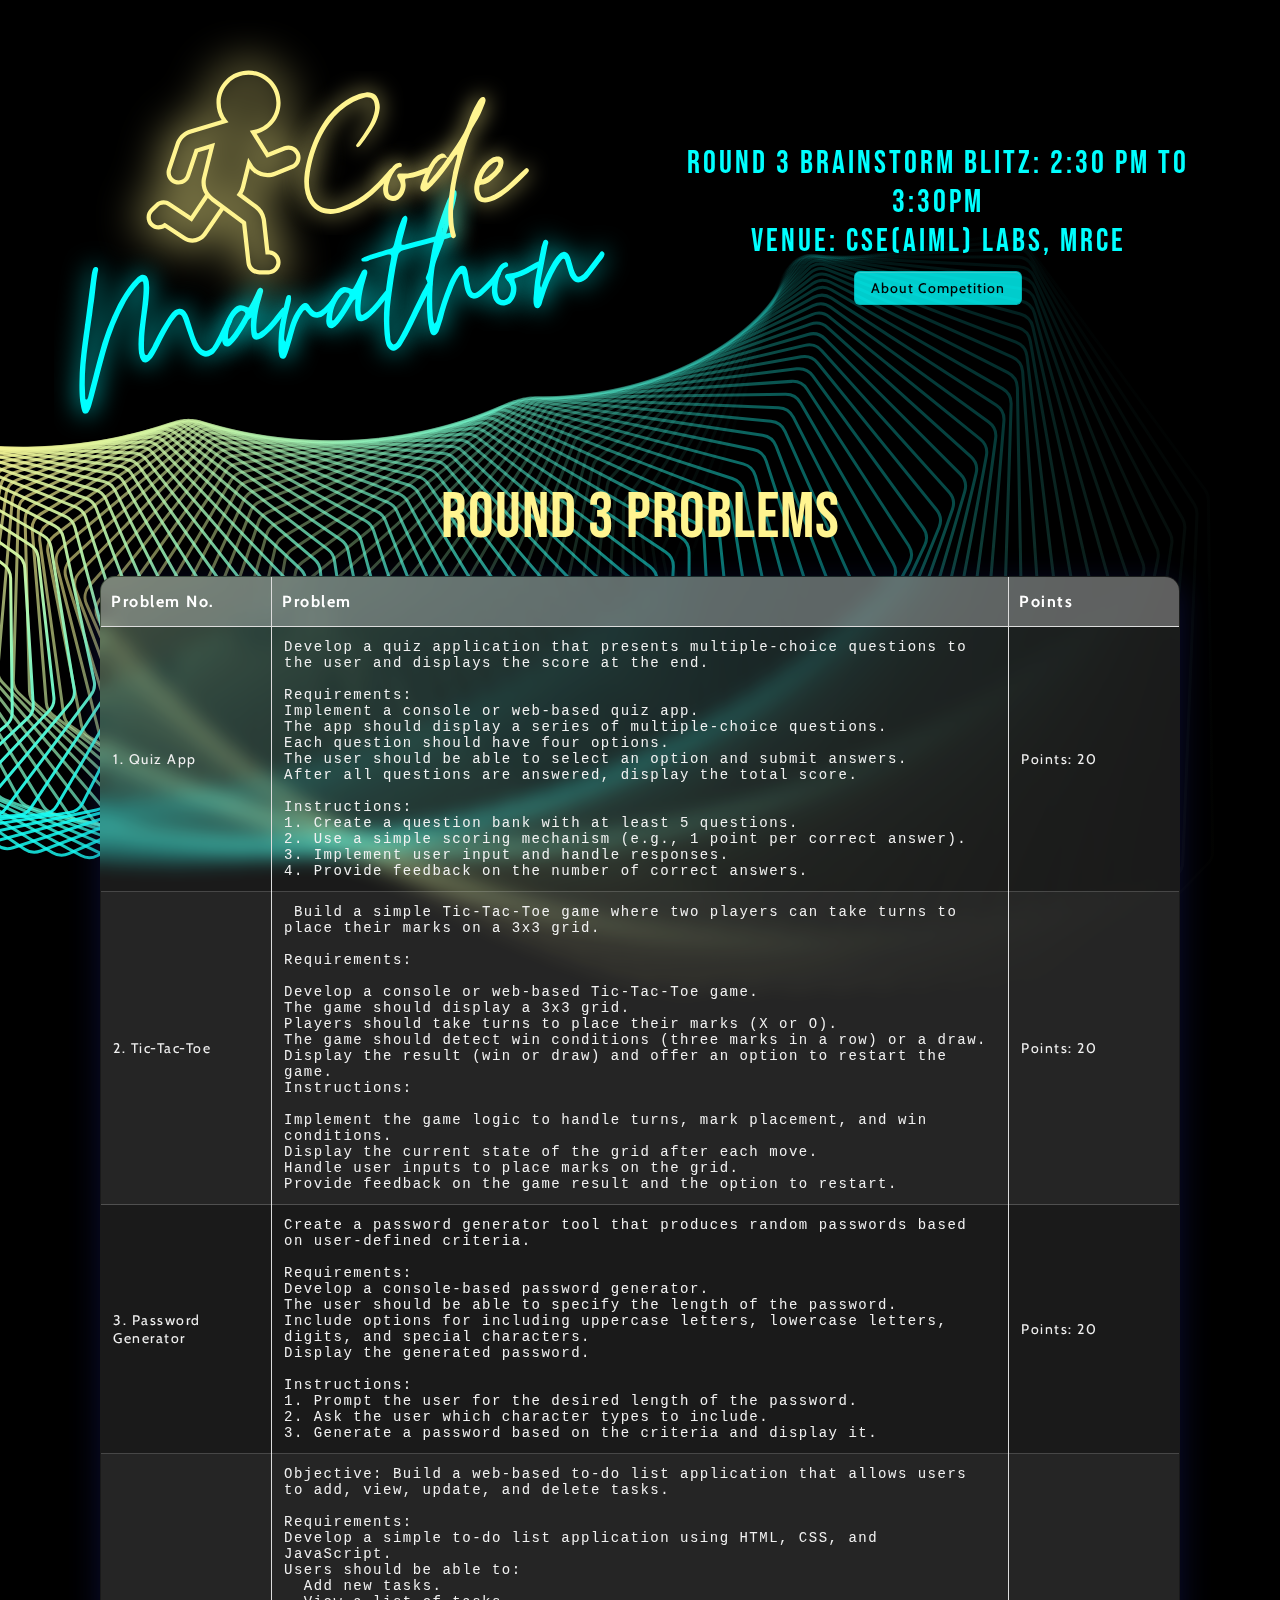
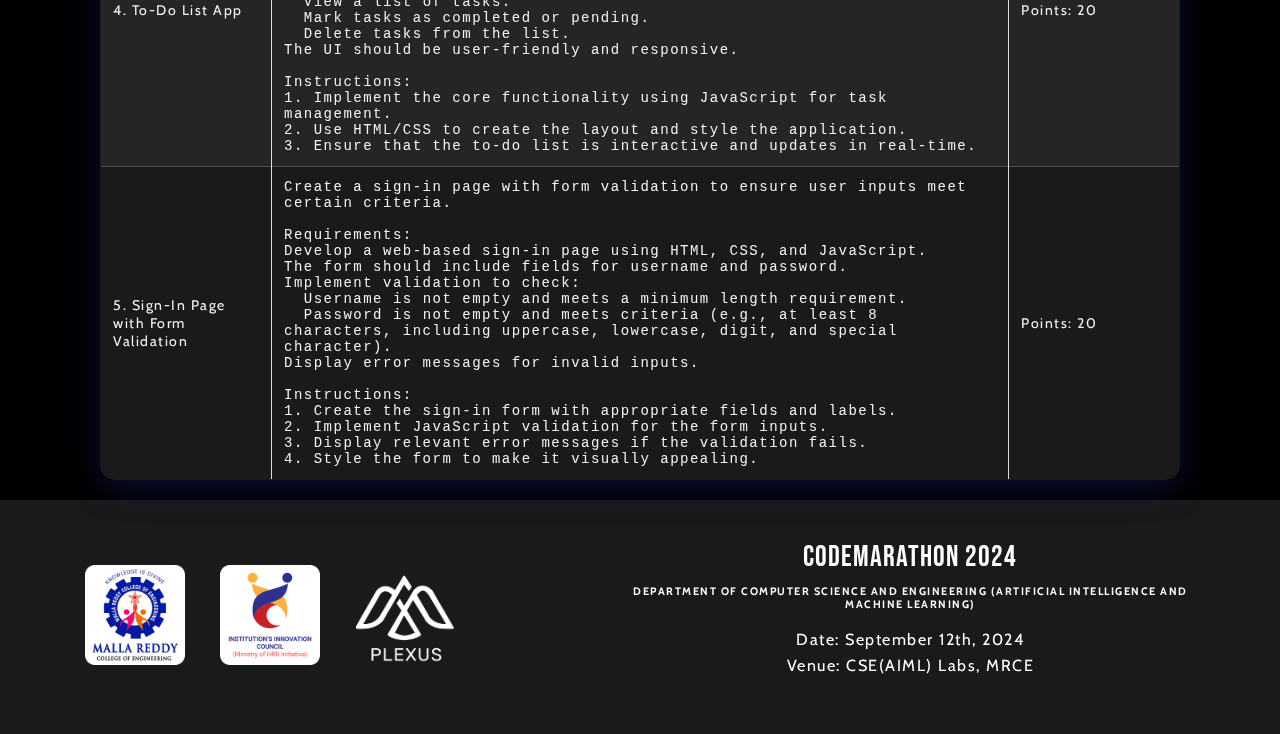
<file: round3.html>
<!DOCTYPE html>
<html lang="en">
  <head>
    <meta charset="UTF-8" />
    <meta name="viewport" content="width=device-width, initial-scale=1.0" />
    <meta name="theme-color" content="#005252" />
    <title>Round 3 - Code Marathon</title>
    <meta property="og:title" content="Code Marathon - Round 3" />
    <meta property="og:image" content="https://raw.githubusercontent.com/iic-mrce/CodeMarathon/main/assets/logo.png" />
    <script src="https://code.jquery.com/jquery-3.6.0.min.js"></script>
    <link rel="stylesheet" href="style.css" />
    <link rel="shortcut icon" href="assets/favicon.ico" type="image/x-icon" />
    <script src="index.js"></script>
    <script src="problems.js"></script>
    <style>
/* Style for the entire table */
table {
  width: 100%; /* Full width of the container */
  border-collapse: collapse; /* Remove space between borders */
  table-layout: fixed; /* Fixed layout for consistent column widths */
}

/* Style for table headers */
th {
  background-color: #f4f4f423; /* Light gray background for headers */
  color: #333; /* Darker text color for contrast */
  padding: 10px; /* Add padding for readability */
  border: 1px solid #ddd; /* Border similar to table cells */
  text-align: left; /* Align text to the left */
  font-weight: bold; /* Make header text bold */
}

/* Style for table cells */
td {
  padding: 10px; /* Add padding for readability */
  border: 1px solid #ddd; /* Border similar to headers */
}

/* Set specific width for first and last columns */
th:first-child, td:first-child {
  width: 150px; /* Fixed width for the first column */
}

th:last-child, td:last-child {
  width: 150px; /* Fixed width for the last column */
}

/* Allow the middle column to take up the remaining space */
th:nth-child(2), td:nth-child(2) {
  width: auto; /* The middle column takes up the remaining space */
}

/* Style for <pre> blocks */
pre {
  white-space: pre-wrap; /* Allow text to wrap */
  word-wrap: break-word; /* Break long words if necessary */
  overflow-x: auto; /* Enable horizontal scrolling if content overflows */
  max-width: 100%; /* Prevent exceeding the width of the containing cell */
  margin: 0; /* Remove default margin */
  padding: 0; /* Remove default padding */
}

/* Style for <code> blocks */
code {
  display: block; /* Ensure code block takes the full width */
  overflow-x: auto; /* Enable horizontal scrolling if needed */
  max-width: 100%; /* Prevent exceeding the width of the containing element */
  white-space: pre-wrap; /* Wrap long lines */
  word-wrap: break-word; /* Break long words */
}

/* Media query for screens smaller than 768px (typical mobile devices) */
@media (max-width: 768px) {
  table {
    display: block; /* Make table behave like a block element */
    overflow-x: auto; /* Enable horizontal scrolling for large tables */
    white-space: nowrap; /* Prevent text wrapping in table */
  }

  /* Stack the table headers and cells vertically for small screens */
  th, td {
    display: block;
    width: 100%; /* Full width of the block */
    box-sizing: border-box; /* Ensure padding is included in width */
  }

  /* Ensure <pre> and <code> elements don't overflow */
  pre, code {
    white-space: pre-wrap; /* Keep wrapping */
    word-wrap: break-word; /* Handle long words */
    overflow-x: auto; /* Allow horizontal scrolling */
  }

  /* Remove fixed width for first and last columns on mobile */
  th:first-child, td:first-child,
  th:last-child, td:last-child {
    width: 100%;
  }
}

    </style>
  </head>
  <body>
    <section id="home">
      <div>
        <img src="./assets/logo-code-marathon.svg" class="logo" alt="" draggable="false" />
      </div>
      <div>
        <h3>Round 3 Brainstorm Blitz: 2:30 PM to  3:30PM</h3>
        <h3>Venue: CSE(AIML) Labs, MRCE</h3>
        <a href="./" class="button">About Competition</a>
      </div>
    </section>
    <section id="round-details">
      <h1>Round 3 Problems</h1>
      <table id="round3Table" class="table" border="1">
        <thead>
          <tr>
            <th>Problem No.</th>
            <th>Problem</th>
            <th>Points</th>
          </tr>
        </thead>
        <tbody>
          <!-- Data will be inserted here -->
        </tbody>
      </table>
    </section>
    <div id="bg"></div>

    <footer class="dark-footer">
      <div class="footer-container">
          <div class="footer-logos">
              <img src="./assets/mrce.png" alt="MRCE Logo">
              <img src="./assets/iic.png" alt="IIC Logo">
              <img src="./assets/plexus.png" alt="Plexus Logo">
          </div>
          <div class="footer-text">
              <h3>CodeMarathon 2024</h3>
              <h6>DEPARTMENT OF COMPUTER SCIENCE AND ENGINEERING (ARTIFICIAL INTELLIGENCE AND MACHINE LEARNING)</h6>
              <p>
                  <strong>Date:</strong> September 12th, 2024
                  <br>
                  <strong>Venue:</strong> CSE(AIML) Labs, MRCE
                  <br>
                  <!-- <strong>Contact:</strong> contact@codemarathon.com -->
              </p>
          </div>
      </div>
  </footer>
  </body>
</html>
</file>
<file: style.css>
@import url("https://fonts.googleapis.com/css2?family=Bebas+Neue&family=Cabin:ital,wght@0,400..700;1,400..700&display=swap");
:root {
  --primary-color: #fff490;
  --secondary-color: #00ffff;
  --background-color: #121212;
  --text-color: #fcfdf2;
  --border-color: #333333;

  --font-heading: "Bebas Neue", sans-serif;
  --font-text: "Cabin", sans-serif;
}

body {
  background: rgb(0, 0, 0);
  color: var(--text-color);
  font-family: var(--font-text);
  letter-spacing: 1.5px;
  font-weight: 100;
  margin: 0;
}
h1,
h2,
h3,
h4,
h5 {
  font-family: var(--font-heading);
  letter-spacing: 1px;
  font-weight: 100;
  margin: 0;
}
h1 {
  font-size: 64px;
  color: var(--primary-color);
  text-align: center;
}
h2 {
  font-size: 24px;
  color: var(--primary-color);
}
h5 {
  font-size: 24px;
  color: var(--secondary-color);
}
h4 {
  font-size: 32px;
  color: var(--secondary-color);
}
h6 {
  margin: 0;
}
a{
  z-index: 20;
}
#home {
  display: flex;
  align-items: center;
  justify-content: center;
  flex-wrap: wrap;
  gap: 20px;
}
#home > div {
  padding: 20px 0;
  width: 45%;
}
#home > div {
  flex-direction: column;
  display: flex;
  justify-content: flex-start;
  align-items: center;
}
#home img {
  width: 100%;
  transition: opacity 0.3s ease, transform 0.1s ease;
}
.qr {
  height: 300px;
}
#home h3 {
  font-size: 32px;
  text-align: center;
  color: var(--secondary-color);
  letter-spacing: 3px;
  font-weight: 100;
}
a > img {
  transition: all 0.5s ease-in-out;
}
a > img:hover {
  transform: scale(1.1);
}
.buttons {
  display: flex;
  align-items: center;
  flex-direction: column;
  gap: 10px;
}
.blur {
  position: absolute;
  filter: blur(10px);
}
.button {
  appearance: none;
  background-color: var(--secondary-color);
  border: 1px solid rgba(27, 31, 35, 0.15);
  border-radius: 6px;
  box-shadow: rgba(27, 31, 35, 0.04) 0 1px 0,
    rgba(255, 255, 255, 0.25) 0 1px 0 inset;
  color: #000000;
  cursor: pointer;
  font-family: var(--font-text);
  font-size: 14px;
  text-decoration: none;
  text-transform: capitalize;
  font-weight: 500;
  line-height: 20px;
  letter-spacing: 1px;
  list-style: none;
  padding: 6px 16px;
  margin: 10px 0;
  position: relative;
  transition: all 0.2s cubic-bezier(0.3, 0, 0.5, 1);
  opacity: 0.8;
}

.button:hover {
  background-color: var(--secondary-color);
  opacity: 1;
  color: #000000;
  text-decoration: none;
  transition: all ease 0.3s;
  transition-duration: 0.1s;
}
#details {
  padding: 50px;
}
.round {
  display: flex;
  align-items: baseline;
  gap: 5%;
  padding: 0 7.5%;
}
.round > div {
  min-width: 30%;
}

#coordinators, #guidelines{
  display: flex;
  flex-wrap: wrap;
  justify-content: center;
}
#coordinators > div, #guidelines > div {
  text-align: center;
  width: 25%;
  padding: 20px;
}
#studentCoordinator{
  width: 100%;
}
.student{
  display: flex;
  flex-direction: row;
  flex-wrap: wrap;
  padding-top: 20px;
  justify-content: center;
  gap: 25px 75px;
}
.student p{
  margin: 0;
}
#coordinators h1, #guidelines h1 {
  width: 100%;
}
#bg {
  position: fixed;
  top: 10vh;
  left: -30%;
  width: 150vw;
  height: 100vh;
  background-image: url("assets/hexBG.svg");
  background-size: cover;
  background-repeat: no-repeat;
  background-position: center;
  transition: filter 0.3s ease;
  background-color: rgba(0, 0, 0, 0.5);
  z-index: -1;
}

.table {
  width: 100%;
  border-collapse: collapse;
  margin-top: 20px;
  background: rgba(255, 255, 255, 0.1);
  backdrop-filter: blur(10px);
  border-radius: 15px;
  overflow: hidden;
  box-shadow: 0 8px 32px 0 rgba(31, 38, 135, 0.37);
  color: #f1f1f1;
}

.table thead {
  background: rgba(255, 255, 255, 0.2);
}

.table th {
  padding: 15px 10px;
  text-align: left;
  font-size: 16px;
  color: #ffffff;
}

.table tbody tr {
  transition: background 0.3s ease;
}

.table tbody tr:nth-child(even) {
  background: rgba(255, 255, 255, 0.05);
}

.table td {
  padding: 12px;
  border-bottom: 1px solid rgba(255, 255, 255, 0.2);
  font-size: 14px;
}

.table tbody tr:hover {
  background: rgba(255, 255, 255, 0.2);
}

.table tbody tr:last-child td {
  border-bottom: none;
}

#participents,
#round-details {
  padding: 20px 100px;
  display: flex;
  justify-content: center;
  align-items: center;
  flex-direction: column;
}
a {
  color: rgb(255, 255, 255);
}
a:hover {
  color: rgb(169, 199, 255);
}

.dark-footer {
  background-color: #7a7a7a36;
  color: #fff;
  padding: 40px 0;
  text-align: center;
}

.footer-container {
  display: flex;
  justify-content: space-around;
  align-items: center;
  flex-wrap: wrap;
}

.footer-logos img {
  width: 100px;
  margin: 0 15px;
}
.footer-logos {
  margin: 25px 0;
}
.footer-text {
  max-width: 600px;
}

.footer-text h3 {
  font-size: 1.8em;
  margin-bottom: 10px;
}

.footer-text p {
  font-size: 1em;
  line-height: 1.6;
}

@media (max-width: 768px) {
  #home h3 {
    font-size: 24px;
    letter-spacing: 2px;
    margin: 5px 0;
  }
  #home div {
    width: 100%;
  }
  #details {
    padding: 30px 10px;
  }
  .round {
    flex-direction: column;
    padding: 25px 5%;
  }

  #coordinators > div, #guidelines > div {
    text-align: center;
    width: 75%;
    padding: 20px;
  }
  .table th,
  .table td {
    font-size: 10px;
    padding: 8px;
    width: 100%;
  }
  .table {
    width: 100%;
    margin: 5px;
  }

  #participents,
  #round-details {
    padding: 50px 15px;
  }

  .table {
    display: block;
    overflow-x: auto;
    white-space: nowrap;
  }

  .footer-container {
    flex-direction: column;
  }

  .footer-logos {
    margin-bottom: 20px;
  }
}
</file>
